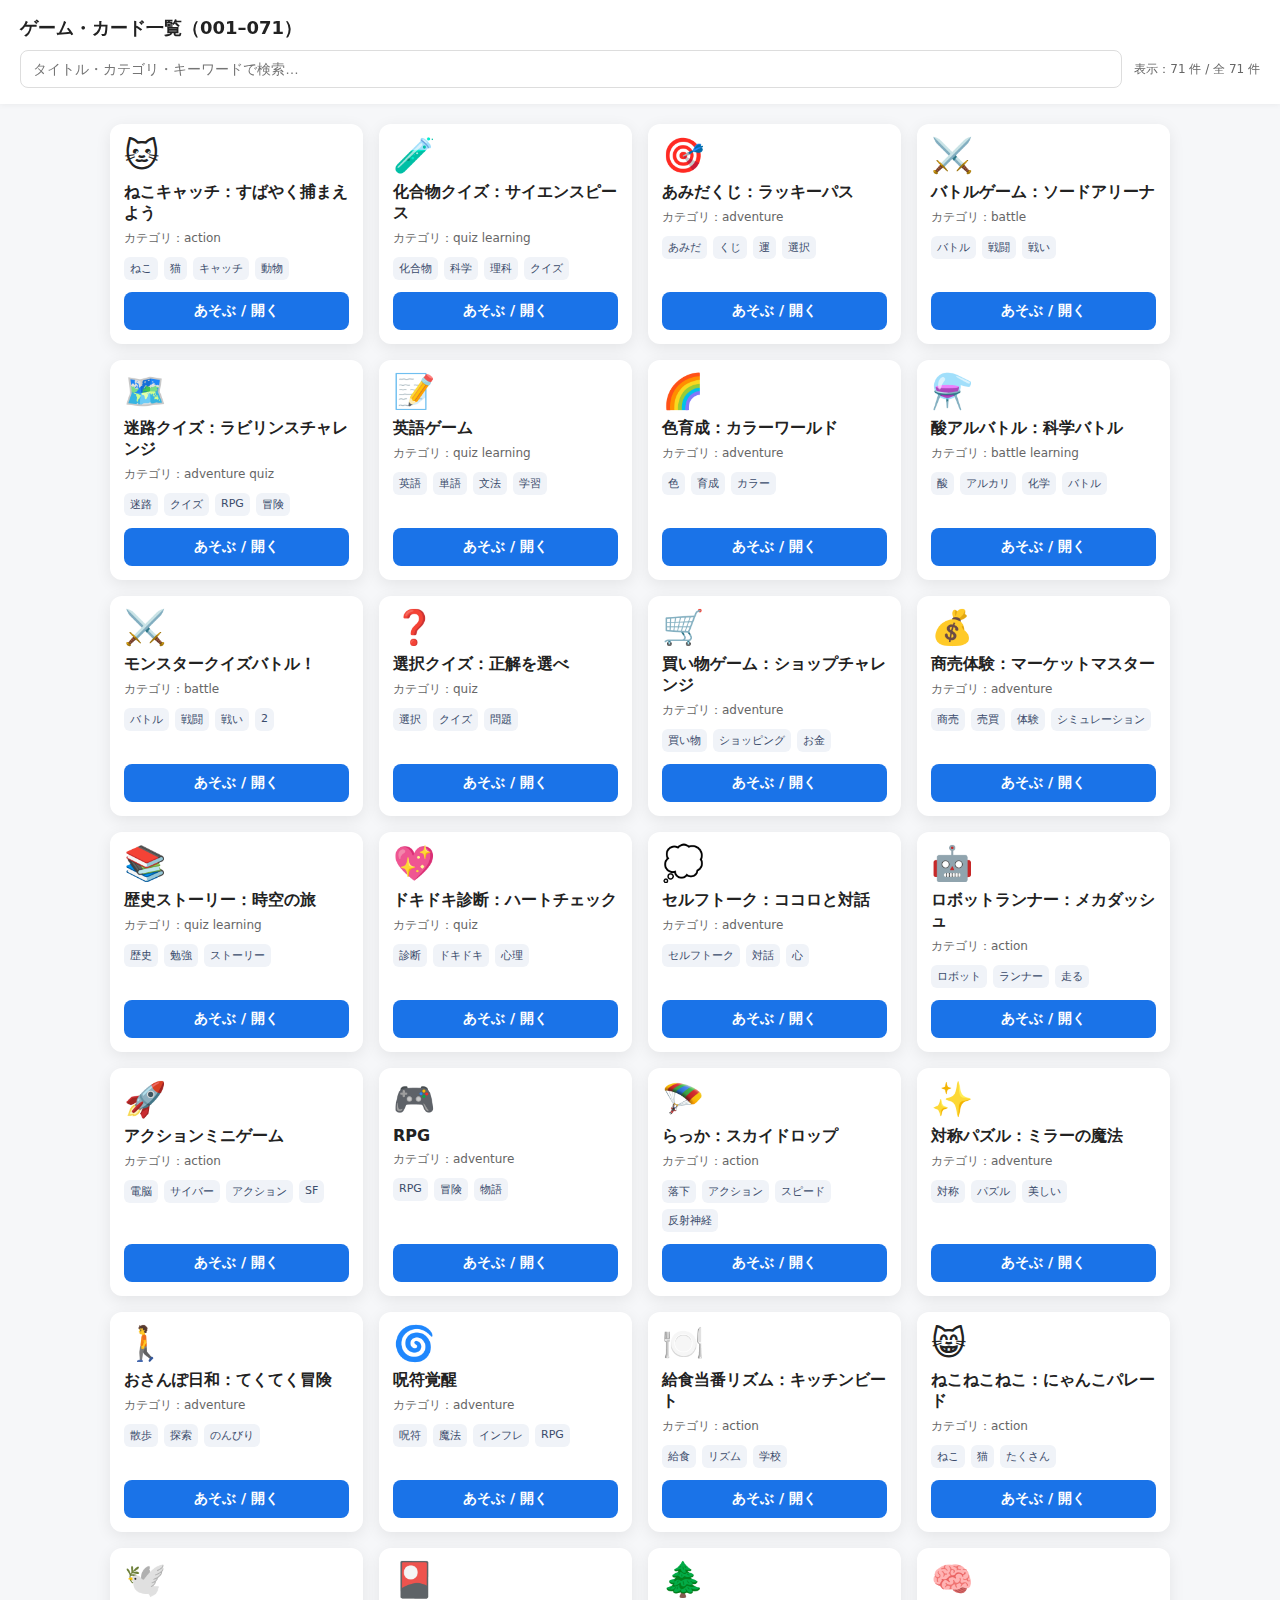
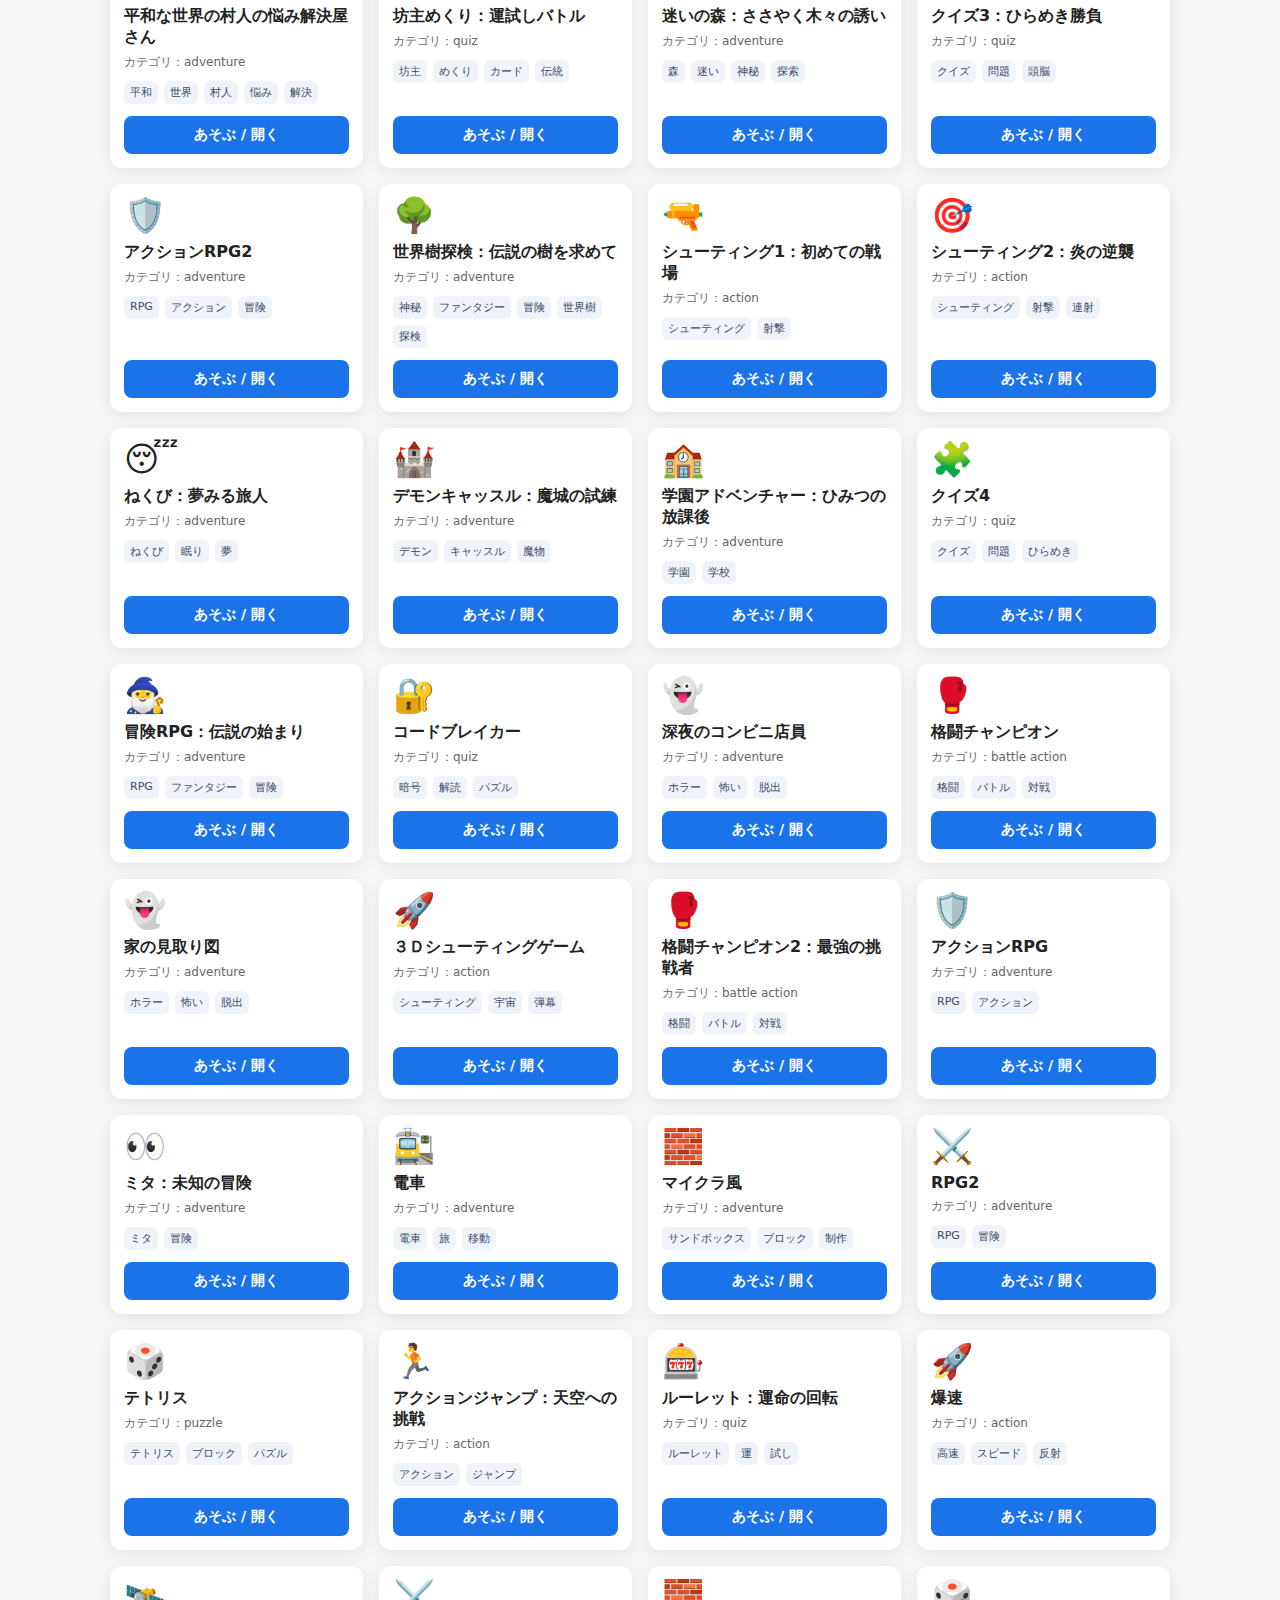
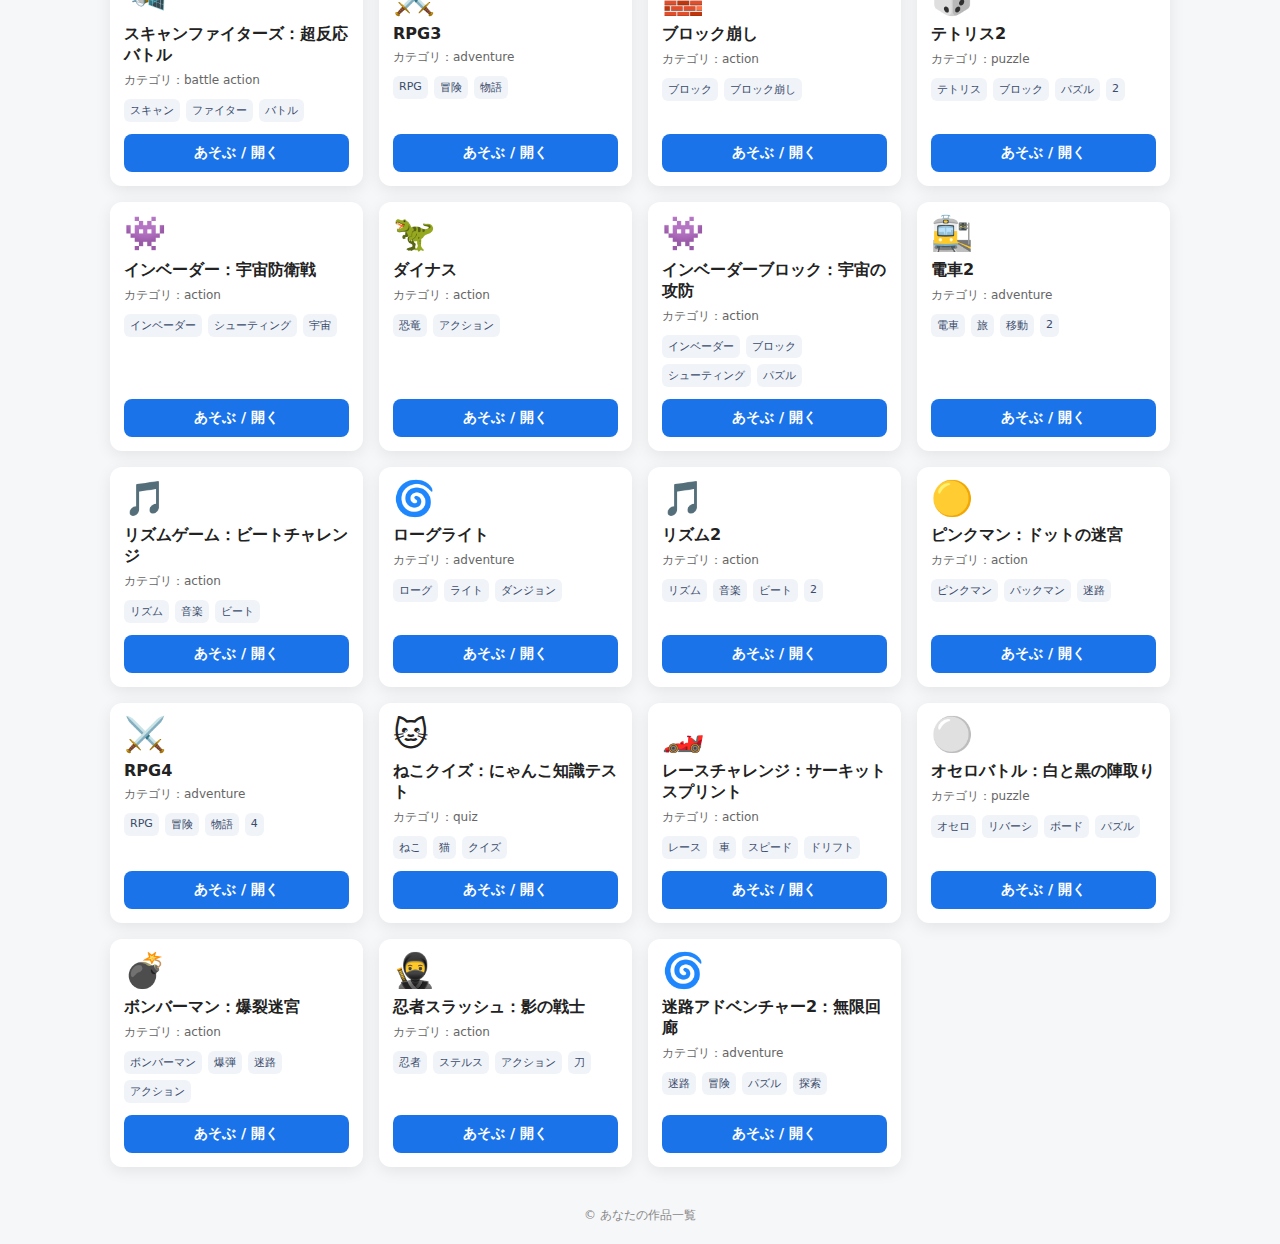
<file: index.html>
<!doctype html>
<html lang="ja">
<head>
<meta charset="utf-8" />
<meta name="viewport" content="width=device-width,initial-scale=1" />
<title>ゲーム・カード一覧（001–071）</title>
<style>
  :root { --radius:12px; --shadow:0 4px 16px rgba(0,0,0,.08); }
  * { box-sizing: border-box; }
  body { margin: 0; font-family: system-ui, -apple-system, "Segoe UI", Roboto, "Hiragino Kaku Gothic ProN", Meiryo, sans-serif; background:#f6f7f9; color:#222; }
  header { padding: 16px 20px; background:#fff; position: sticky; top:0; box-shadow: 0 1px 6px rgba(0,0,0,.05); z-index: 10; }
  h1 { margin: 0 0 10px; font-size: 18px; }
  .tools { display:flex; gap:12px; flex-wrap:wrap; align-items:center; }
  input[type="search"]{ flex:1 1 260px; padding:10px 12px; border:1px solid #ddd; border-radius:8px; font-size:14px; }
  .count { font-size:12px; color:#666; }
  main { padding: 20px; max-width: 1100px; margin: 0 auto; }
  .grid { display:grid; gap:16px; grid-template-columns: repeat(auto-fit, minmax(220px, 1fr)); }
  .card { background:#fff; border-radius: var(--radius); box-shadow: var(--shadow); padding:14px; display:flex; flex-direction:column; transition: transform .12s ease, box-shadow .12s ease; }
  .card:hover{ transform: translateY(-2px); box-shadow: 0 8px 24px rgba(0,0,0,.12); }
  .icon { font-size:34px; line-height:1; }
  .title { margin:10px 0 6px; font-weight:700; font-size:16px; }
  .meta { color:#666; font-size:12px; margin-bottom:10px; }
  .tags { display:flex; gap:6px; flex-wrap:wrap; margin-bottom:12px; }
  .tag { font-size:11px; background:#f0f3f8; color:#3a4b6b; padding:4px 6px; border-radius:6px; }
  .btn { margin-top:auto; display:inline-block; text-align:center; padding:10px 12px; border-radius:8px; background:#1a73e8; color:#fff; text-decoration:none; font-weight:600; font-size:14px; }
  .btn:focus { outline: 2px solid #1a73e8; outline-offset: 2px; }
  .empty { color:#777; padding:24px; text-align:center; }
  footer { text-align:center; color:#888; font-size:12px; padding:20px; }
</style>
</head>
<body>
  <header>
    <h1>ゲーム・カード一覧（001–071）</h1>
    <div class="tools">
      <input id="q" type="search" placeholder="タイトル・カテゴリ・キーワードで検索…" aria-label="検索" />
      <span id="count" class="count"></span>
    </div>
  </header>

  <main>
    <div id="grid" class="grid" aria-live="polite"></div>
    <div id="empty" class="empty" hidden>見つかりませんでした。</div>
  </main>

  <footer>© あなたの作品一覧</footer>

<script>
  const GAMES = [
    { title: 'ねこキャッチ：すばやく捕まえよう', category: 'action', keywords: 'ねこ 猫 キャッチ 動物', url: 'https://titan11111.github.io/001-neko_catch_game/', icon: '🐱' },
    { title: '化合物クイズ：サイエンスピース', category: 'quiz learning', keywords: '化合物 科学 理科 クイズ', url: 'https://titan11111.github.io/002-kagoubutu_game/', icon: '🧪' },
    { title: 'あみだくじ：ラッキーパス', category: 'adventure', keywords: 'あみだ くじ 運 選択', url: 'https://titan11111.github.io/003-amida-game/', icon: '🎯' },
    { title: 'バトルゲーム：ソードアリーナ', category: 'battle', keywords: 'バトル 戦闘 戦い', url: 'https://titan11111.github.io/004-battle-game/', icon: '⚔️' },
    { title: '迷路クイズ：ラビリンスチャレンジ', category: 'adventure quiz', keywords: '迷路 クイズ RPG 冒険', url: 'https://titan11111.github.io/005-meiro_game/', icon: '🗺️' },
    { title: '英語ゲーム', category: 'quiz learning', keywords: '英語 単語 文法 学習', url: 'https://titan11111.github.io/006-eigo-game/', icon: '📝' },
    { title: '色育成：カラーワールド', category: 'adventure', keywords: '色 育成 カラー', url: 'https://titan11111.github.io/007-iro_game/', icon: '🌈' },
    { title: '酸アルバトル：科学バトル', category: 'battle learning', keywords: '酸 アルカリ 化学 バトル', url: 'https://titan11111.github.io/008-sannaru_game/', icon: '⚗️' },
    { title: 'モンスタークイズバトル！', category: 'battle', keywords: 'バトル 戦闘 戦い 2', url: 'https://titan11111.github.io/009-battle2-game/', icon: '⚔️' },
    { title: '選択クイズ：正解を選べ', category: 'quiz', keywords: '選択 クイズ 問題', url: 'https://titan11111.github.io/010-senntaku_game/', icon: '❓' },
    { title: '買い物ゲーム：ショップチャレンジ', category: 'adventure', keywords: '買い物 ショッピング お金', url: 'https://titan11111.github.io/011-kaimono_game/', icon: '🛒' },
    { title: '商売体験：マーケットマスター', category: 'adventure', keywords: '商売 売買 体験 シミュレーション', url: 'https://titan11111.github.io/012-buysell_game/', icon: '💰' },
    { title: '歴史ストーリー：時空の旅', category: 'quiz learning', keywords: '歴史 勉強 ストーリー', url: 'https://titan11111.github.io/013-histry/', icon: '📚' },
    { title: 'ドキドキ診断：ハートチェック', category: 'quiz', keywords: '診断 ドキドキ 心理', url: 'https://titan11111.github.io/014-dokidoki/', icon: '💖' },
    { title: 'セルフトーク：ココロと対話', category: 'adventure', keywords: 'セルフトーク 対話 心', url: 'https://titan11111.github.io/015-selftalk/', icon: '💭' },
    { title: 'ロボットランナー：メカダッシュ', category: 'action', keywords: 'ロボット ランナー 走る', url: 'https://titan11111.github.io/016-nigeru/', icon: '🤖' },
    { title: 'アクションミニゲーム', category: 'action', keywords: '電脳 サイバー アクション SF', url: 'https://titan11111.github.io/017-action/', icon: '🚀' },
    { title: 'RPG', category: 'adventure', keywords: 'RPG 冒険 物語', url: 'https://titan11111.github.io/018-rpg', icon: '🎮' },
    { title: 'らっか：スカイドロップ', category: 'action', keywords: '落下 アクション スピード 反射神経', url: 'https://titan11111.github.io/019-rakka/', icon: '🪂' },
    { title: '対称パズル：ミラーの魔法', category: 'adventure', keywords: '対称 パズル 美しい', url: 'https://titan11111.github.io/020-taisyou/', icon: '✨' },
    { title: 'おさんぽ日和：てくてく冒険', category: 'adventure', keywords: '散歩 探索 のんびり', url: 'https://titan11111.github.io/021-sanpo/', icon: '🚶' },
    { title: '呪符覚醒', category: 'adventure', keywords: '呪符 魔法 インフレ RPG', url: 'https://titan11111.github.io/022-jufukakusei', icon: '🌀' },
    { title: '給食当番リズム：キッチンビート', category: 'action', keywords: '給食 リズム 学校', url: 'https://titan11111.github.io/023-kyuusyoku/', icon: '🍽️' },
    { title: 'ねこねこねこ：にゃんこパレード', category: 'action', keywords: 'ねこ 猫 たくさん', url: 'https://titan11111.github.io/024-nekonekoneko/', icon: '😸' },
    { title: '平和な世界の村人の悩み解決屋さん', category: 'adventure', keywords: '平和 世界 村人 悩み 解決', url: 'https://titan11111.github.io/025-heiwa/', icon: '🕊️' },
    { title: '坊主めくり：運試しバトル', category: 'quiz', keywords: '坊主 めくり カード 伝統', url: 'https://titan11111.github.io/026-bouzu/', icon: '🎴' },
    { title: '迷いの森：ささやく木々の誘い', category: 'adventure', keywords: '森 迷い 神秘 探索', url: 'https://titan11111.github.io/027-mayoimori/', icon: '🌲' },
    { title: 'クイズ3：ひらめき勝負', category: 'quiz', keywords: 'クイズ 問題 頭脳', url: 'https://titan11111.github.io/028-quiz3/', icon: '🧠' },
    { title: 'アクションRPG2', category: 'adventure', keywords: 'RPG アクション 冒険', url: 'https://titan11111.github.io/029-actionrpg2/', icon: '🛡️' },
    { title: '世界樹探検：伝説の樹を求めて', category: 'adventure', keywords: '神秘 ファンタジー 冒険 世界樹 探検', url: 'https://titan11111.github.io/030-yugudora/', icon: '🌳' },
    { title: 'シューティング1：初めての戦場', category: 'action', keywords: 'シューティング 射撃', url: 'https://titan11111.github.io/031-shoot/', icon: '🔫' },
    { title: 'シューティング2：炎の逆襲', category: 'action', keywords: 'シューティング 射撃 連射', url: 'https://titan11111.github.io/032-shoot2/', icon: '🎯' },
    { title: 'ねくび：夢みる旅人', category: 'adventure', keywords: 'ねくび 眠り 夢', url: 'https://titan11111.github.io/033-nekubi/', icon: '😴' },
    { title: 'デモンキャッスル：魔城の試練', category: 'adventure', keywords: 'デモン キャッスル 魔物', url: 'https://titan11111.github.io/034-demon_castle/', icon: '🏰' },
    { title: '学園アドベンチャー：ひみつの放課後', category: 'adventure', keywords: '学園 学校', url: 'https://titan11111.github.io/035-gakuen/', icon: '🏫' },
    { title: 'クイズ4', category: 'quiz', keywords: 'クイズ 問題 ひらめき', url: 'https://titan11111.github.io/036-quiz4', icon: '🧩' },
    { title: '冒険RPG：伝説の始まり', category: 'adventure', keywords: 'RPG ファンタジー 冒険', url: 'https://titan11111.github.io/037-RPG/', icon: '🧙‍♂️' },
    { title: 'コードブレイカー', category: 'quiz', keywords: '暗号 解読 パズル', url: 'https://titan11111.github.io/038-codebraker', icon: '🔐' },
    { title: '深夜のコンビニ店員', category: 'adventure', keywords: 'ホラー 怖い 脱出', url: 'https://titan11111.github.io/039-horaa/', icon: '👻' },
    { title: '格闘チャンピオン', category: 'battle action', keywords: '格闘 バトル 対戦', url: 'https://titan11111.github.io/040-kakuge/', icon: '🥊' },
    { title: '家の見取り図', category: 'adventure', keywords: 'ホラー 怖い 脱出', url: 'https://titan11111.github.io/041-mitorizu/', icon: '👻' },
    { title: '３Ｄシューティングゲーム', category: 'action', keywords: 'シューティング 宇宙 弾幕', url: 'https://titan11111.github.io/042-3Dshooting/', icon: '🚀' },
    { title: '格闘チャンピオン2：最強の挑戦者', category: 'battle action', keywords: '格闘 バトル 対戦', url: 'https://titan11111.github.io/043-kakuge2/', icon: '🥊' },
    { title: 'アクションRPG', category: 'adventure', keywords: 'RPG アクション', url: 'https://titan11111.github.io/044-actionRPG/', icon: '🛡️' },
    { title: 'ミタ：未知の冒険', category: 'adventure', keywords: 'ミタ 冒険', url: 'https://titan11111.github.io/045-mita/', icon: '👀' },
    { title: '電車', category: 'adventure', keywords: '電車 旅 移動', url: 'https://titan11111.github.io/046-dennsya', icon: '🚉' },
    { title: 'マイクラ風', category: 'adventure', keywords: 'サンドボックス ブロック 制作', url: 'https://titan11111.github.io/047-maikura', icon: '🧱' },
    { title: 'RPG2', category: 'adventure', keywords: 'RPG 冒険', url: 'https://titan11111.github.io/048-RPG2', icon: '⚔️' },
    { title: 'テトリス', category: 'puzzle', keywords: 'テトリス ブロック パズル', url: 'https://titan11111.github.io/049-tetoris', icon: '🎲' },
    { title: 'アクションジャンプ：天空への挑戦', category: 'action', keywords: 'アクション ジャンプ', url: 'https://titan11111.github.io/050-action-jamp/', icon: '🏃' },
    { title: 'ルーレット：運命の回転', category: 'quiz', keywords: 'ルーレット 運 試し', url: 'https://titan11111.github.io/051-rulet/', icon: '🎰' },
    { title: '爆速', category: 'action', keywords: '高速 スピード 反射', url: 'https://titan11111.github.io/052-bakusoku', icon: '🚀' },
    { title: 'スキャンファイターズ：超反応バトル', category: 'battle action', keywords: 'スキャン ファイター バトル', url: 'https://titan11111.github.io/053-SCAN-FIGHTERS/', icon: '🛰️' },
    { title: 'RPG3', category: 'adventure', keywords: 'RPG 冒険 物語', url: 'https://titan11111.github.io/054-RPG3', icon: '⚔️' },
    { title: 'ブロック崩し', category: 'action', keywords: 'ブロック ブロック崩し', url: 'https://titan11111.github.io/055-block/', icon: '🧱' },
    { title: 'テトリス2', category: 'puzzle', keywords: 'テトリス ブロック パズル 2', url: 'https://titan11111.github.io/056-tetoris2', icon: '🎲' },
    { title: 'インベーダー：宇宙防衛戦', category: 'action', keywords: 'インベーダー シューティング 宇宙', url: 'https://titan11111.github.io/057-inveder/', icon: '👾' },
    { title: 'ダイナス', category: 'action', keywords: '恐竜 アクション', url: 'https://titan11111.github.io/058-dainas', icon: '🦖' },
    { title: 'インベーダーブロック：宇宙の攻防', category: 'action', keywords: 'インベーダー ブロック シューティング パズル', url: 'https://titan11111.github.io/059-inveder-block/', icon: '👾' },
    { title: '電車2', category: 'adventure', keywords: '電車 旅 移動 2', url: 'https://titan11111.github.io/060-dennsya2', icon: '🚉' },
    { title: 'リズムゲーム：ビートチャレンジ', category: 'action', keywords: 'リズム 音楽 ビート', url: 'https://titan11111.github.io/061-rizme/', icon: '🎵' },
    { title: 'ローグライト', category: 'adventure', keywords: 'ローグ ライト ダンジョン', url: 'https://titan11111.github.io/062-roguelite', icon: '🌀' },
    { title: 'リズム2', category: 'action', keywords: 'リズム 音楽 ビート 2', url: 'https://titan11111.github.io/063-rizme2', icon: '🎵' },
    { title: 'ピンクマン：ドットの迷宮', category: 'action', keywords: 'ピンクマン パックマン 迷路', url: 'https://titan11111.github.io/064-pincman/', icon: '🟡' },
    { title: 'RPG4', category: 'adventure', keywords: 'RPG 冒険 物語 4', url: 'https://titan11111.github.io/065-RPG4', icon: '⚔️' },
    { title: 'ねこクイズ：にゃんこ知識テスト', category: 'quiz', keywords: 'ねこ 猫 クイズ', url: 'https://titan11111.github.io/066-catquiz/', icon: '🐱' },
    { title: 'レースチャレンジ：サーキットスプリント', category: 'action', keywords: 'レース 車 スピード ドリフト', url: 'https://titan11111.github.io/067-race/', icon: '🏎️' },
    { title: 'オセロバトル：白と黒の陣取り', category: 'puzzle', keywords: 'オセロ リバーシ ボード パズル', url: 'https://titan11111.github.io/068-ocero/', icon: '⚪️' },
    { title: 'ボンバーマン：爆裂迷宮', category: 'action', keywords: 'ボンバーマン 爆弾 迷路 アクション', url: 'https://titan11111.github.io/069-bomberman/', icon: '💣' },
    { title: '忍者スラッシュ：影の戦士', category: 'action', keywords: '忍者 ステルス アクション 刀', url: 'https://titan11111.github.io/070-ninja/', icon: '🥷' },
    { title: '迷路アドベンチャー2：無限回廊', category: 'adventure', keywords: '迷路 冒険 パズル 探索', url: 'https://titan11111.github.io/071-meiro2/', icon: '🌀' }
  ];

  const grid  = document.getElementById('grid');
  const empty = document.getElementById('empty');
  const q     = document.getElementById('q');
  const count = document.getElementById('count');

  function render(list){
    grid.innerHTML = '';
    count.textContent = `表示：${list.length} 件 / 全 ${GAMES.length} 件`;
    if (!list.length){ empty.hidden = false; return; }
    empty.hidden = true;
    for (const g of list){
      const card = document.createElement('article');
      card.className = 'card';
      card.innerHTML = `
        <div class="icon" aria-hidden="true">${g.icon || '🎮'}</div>
        <div class="title">${g.title}</div>
        <div class="meta">カテゴリ：${g.category || '—'}</div>
        <div class="tags">${(g.keywords || '').split(/\s+/).filter(Boolean).map(t=>`<span class="tag">${t}</span>`).join('')}</div>
        <a class="btn" href="${g.url}" target="_blank" rel="noopener">あそぶ / 開く</a>
      `;
      grid.appendChild(card);
    }
  }

  function filter(){
    const term = (q.value || '').trim().toLowerCase();
    if (!term) return render(GAMES);
    const hit = GAMES.filter(g =>
      [g.title, g.category, g.keywords].join(' ').toLowerCase().includes(term)
    );
    render(hit);
  }

  q.addEventListener('input', filter);
  render(GAMES);
</script>
</body>
</html>
</file>
